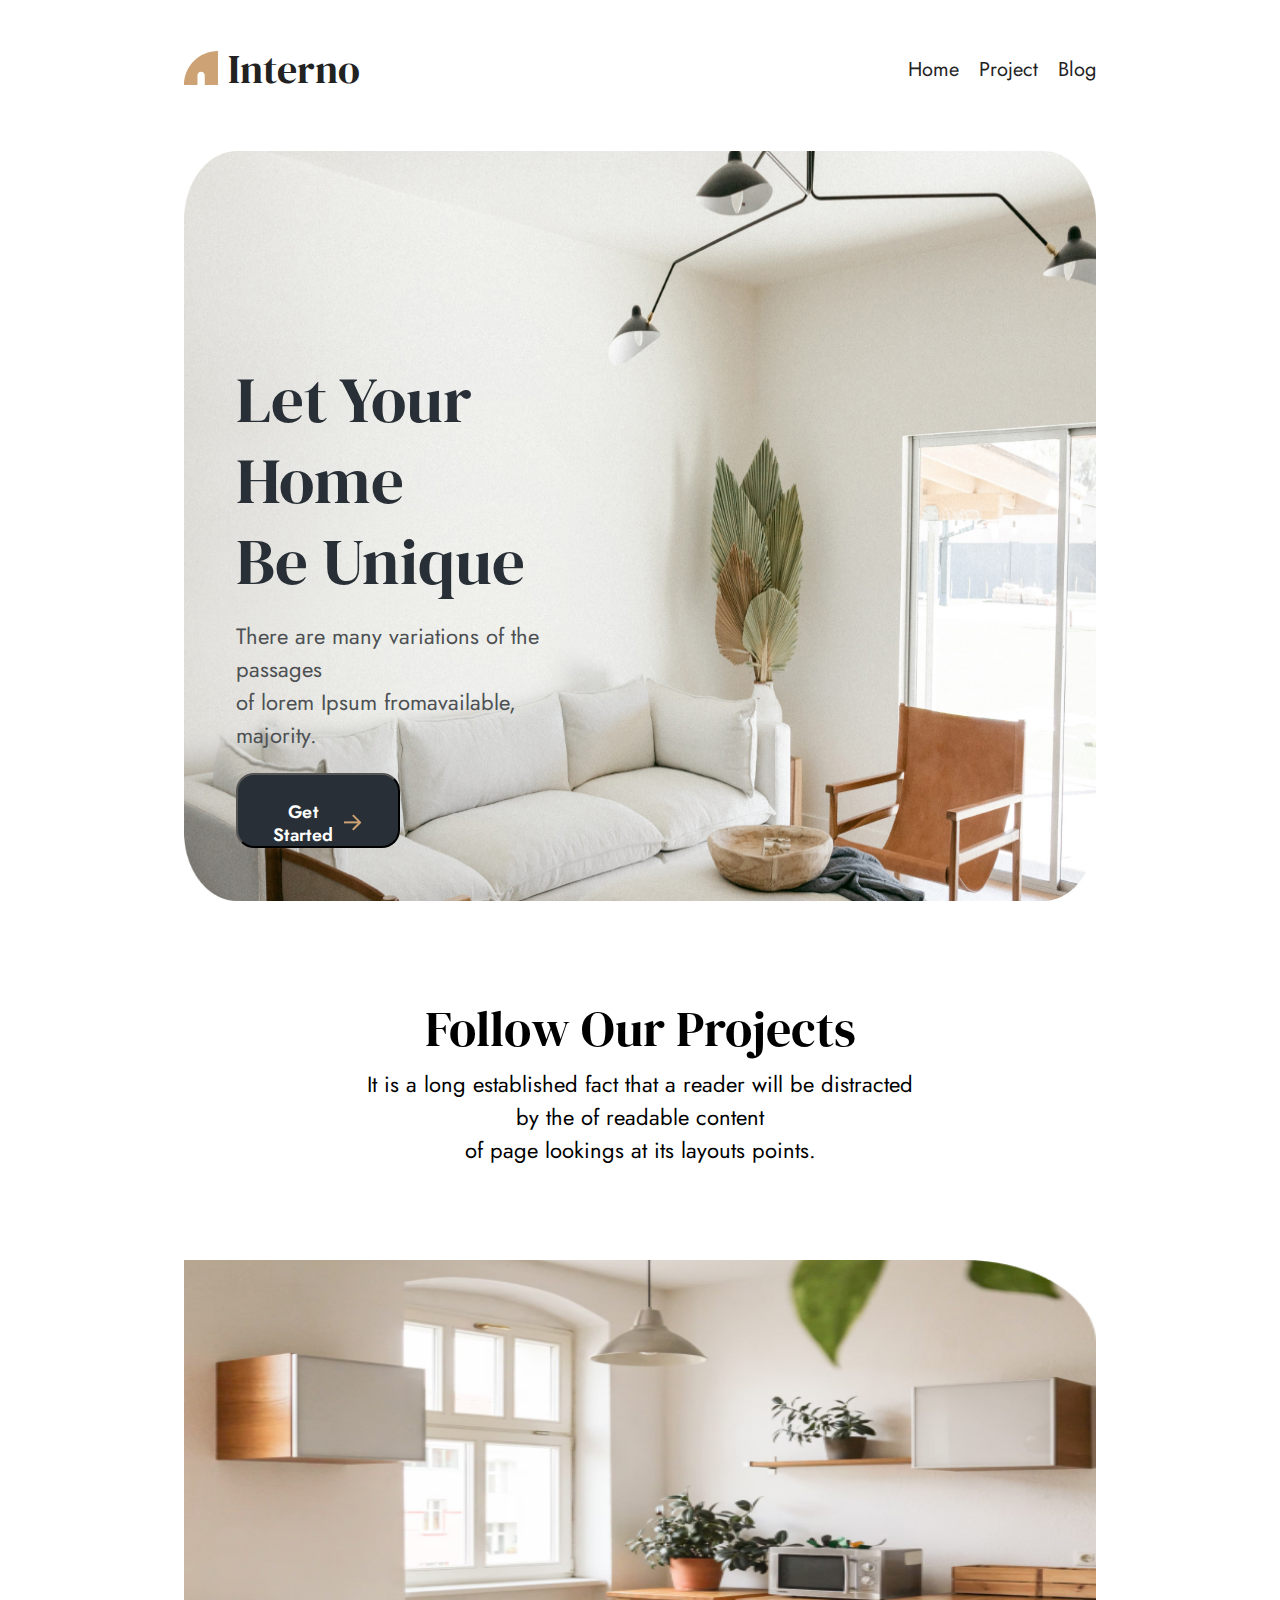
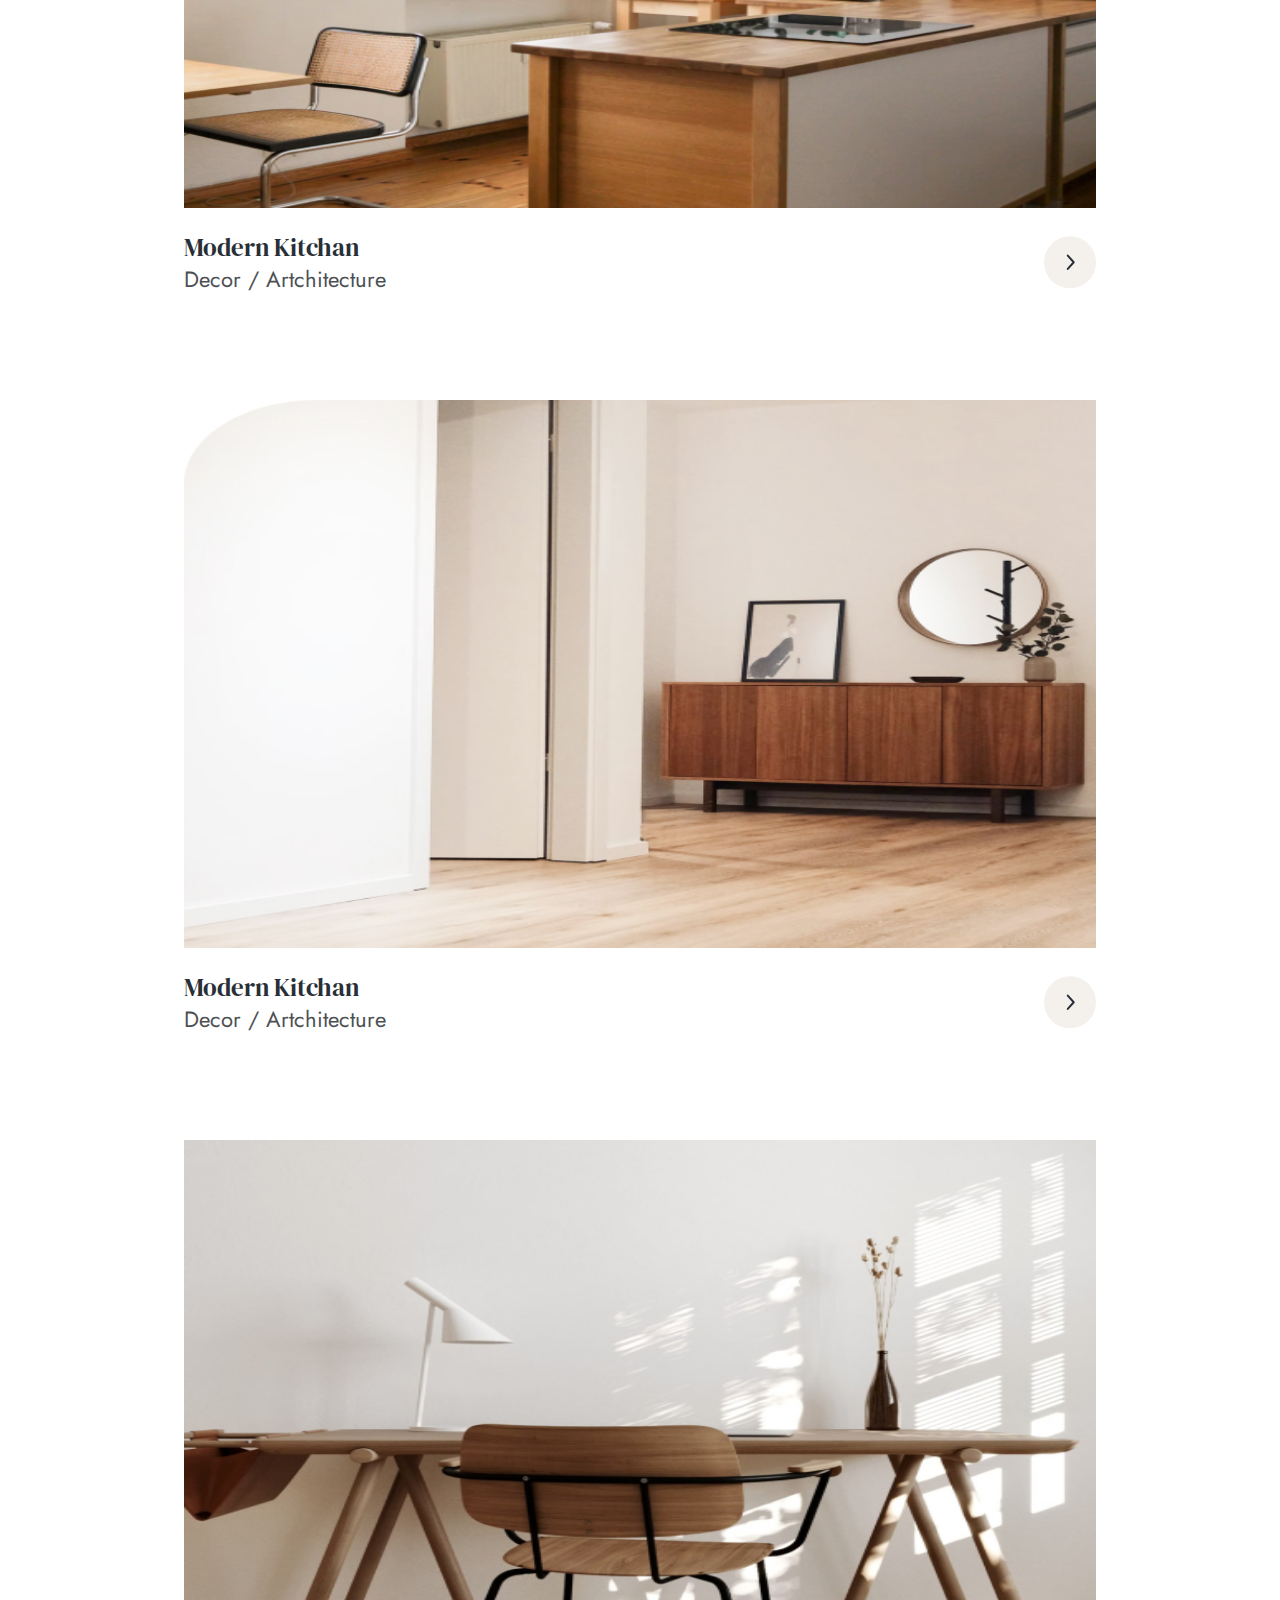
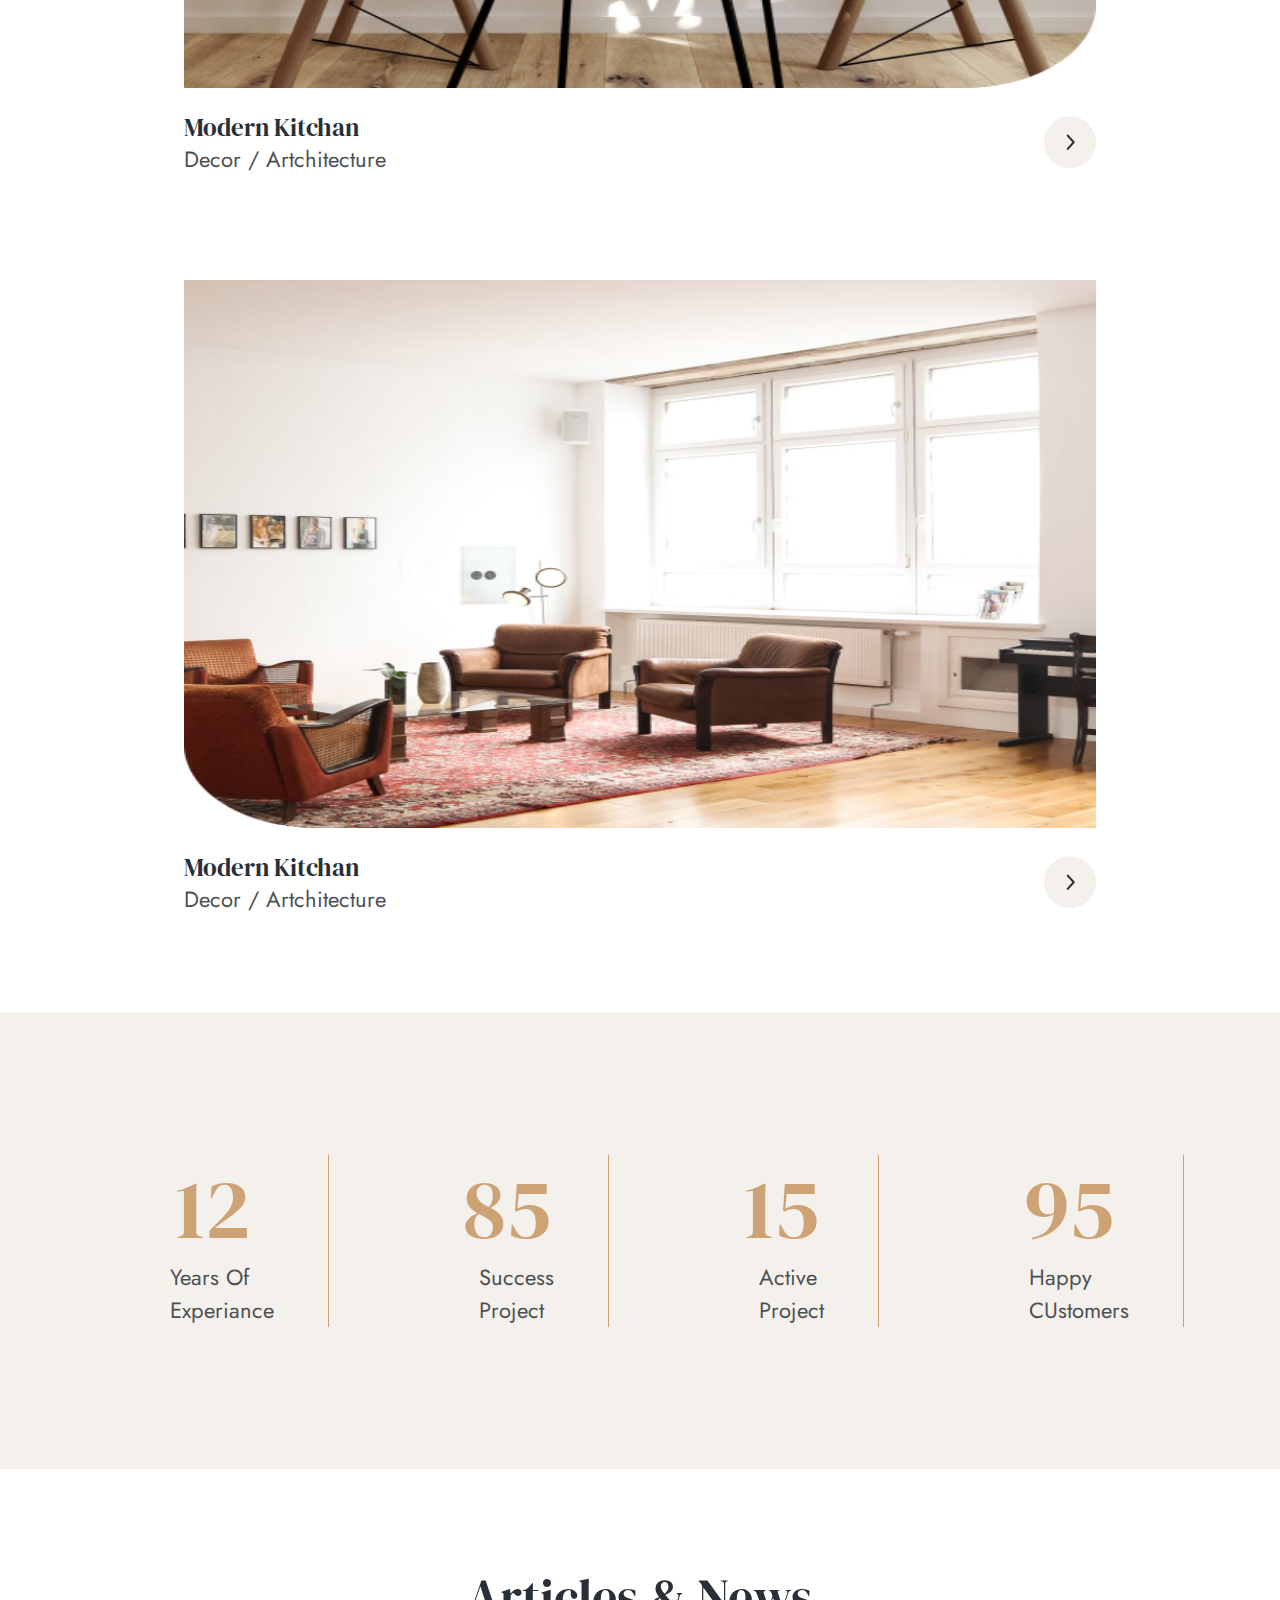
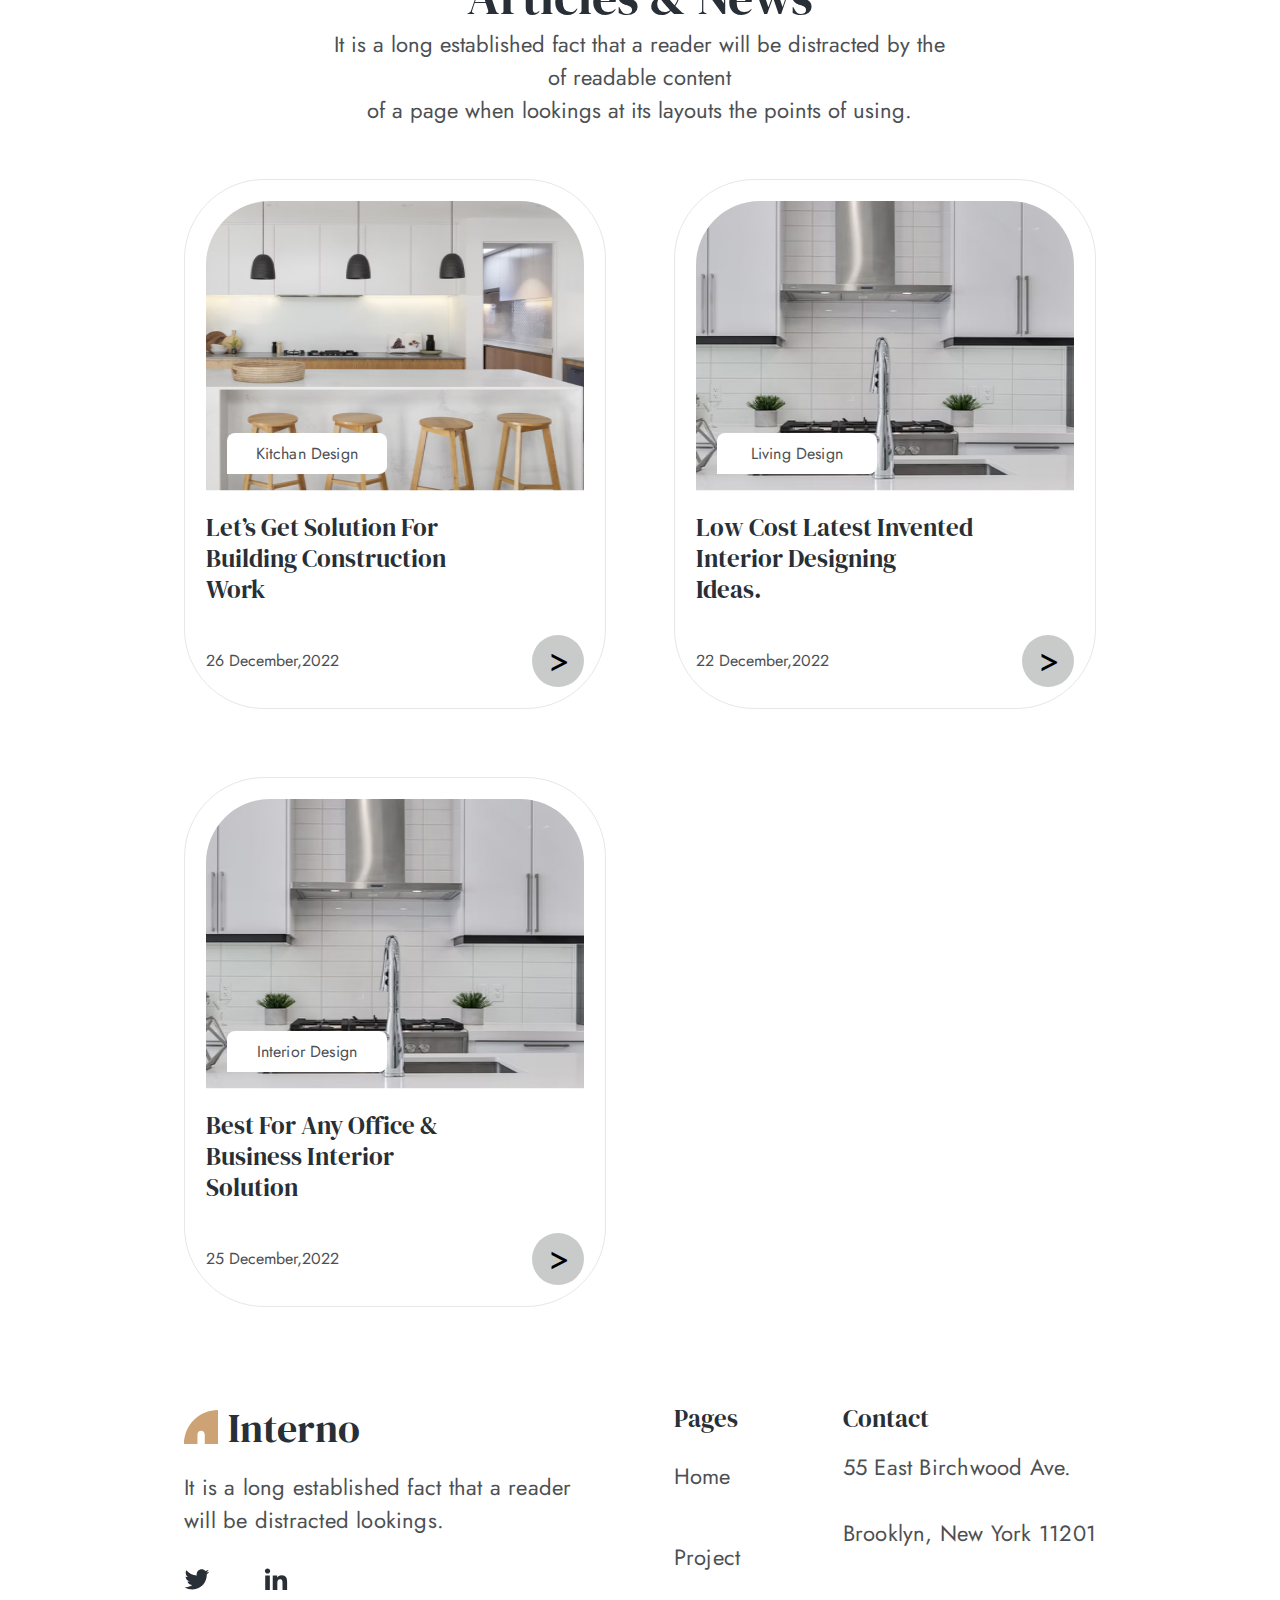
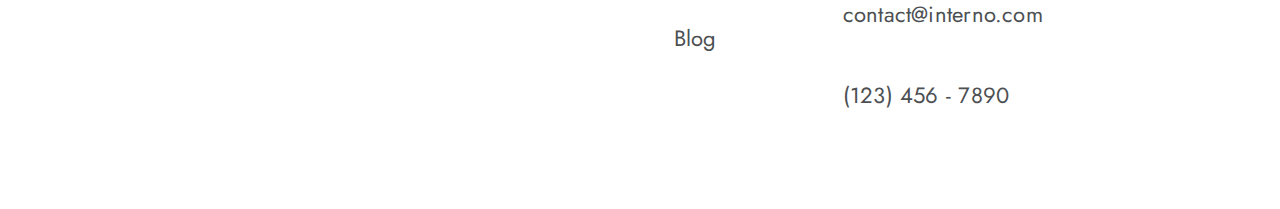
<file: DZ1/size-1str/index.html>
<!DOCTYPE html>
<html lang="en">
  <head>
    <link rel="preconnect" href="https://fonts.googleapis.com" />
    <link rel="preconnect" href="https://fonts.gstatic.com" crossorigin />
    <link
      href="https://fonts.googleapis.com/css2?family=DM+Serif+Display&family=Jost:wght@400;600&family=Lato:ital,wght@0,400;0,700;0,900;1,300&family=Roboto:wght@100&display=swap"
      rel="stylesheet"
    />

    <link
      rel="stylesheet"
      href="https://cdnjs.cloudflare.com/ajax/libs/font-awesome/4.7.0/css/font-awesome.min.css"
    />

    <link rel="preconnect" href="https://fonts.googleapis.com" />
    <link rel="preconnect" href="https://fonts.gstatic.com" crossorigin />
    <link
      href="https://fonts.googleapis.com/css2?family=DM+Serif+Display&family=Lato:ital,wght@0,400;0,700;0,900;1,300&family=Roboto:wght@100&display=swap"
      rel="stylesheet"
    />

    <link rel="preconnect" href="https://fonts.googleapis.com" />
    <link rel="preconnect" href="https://fonts.gstatic.com" crossorigin />
    <link
      href="https://fonts.googleapis.com/css2?family=DM+Serif+Display&family=Jost&family=Lato:ital,wght@0,400;0,700;0,900;1,300&family=Roboto:wght@100&display=swap"
      rel="stylesheet"
    />

    <meta charset="UTF-8" />

    <meta http-equiv="X-UA-Compatible" content="IE=edge" />

    <meta name="viewport" content="width=device-width, initial-scale=1.0" />

    <title>Document</title>

    <link rel="stylesheet" href="style.css" />
  </head>
  <body>
    <header class="center content header">
      <nav class="box">
        <div class="box__left">
          <a href="#" class="logo1">
            <img src="img_/logo1.svg" alt="logo11" />
          </a>
          <a href="#" class="logo2"> Interno </a>
        </div>
        <div class="box__right">
          <a href="" class="logo3"> Home </a>
          <a href="" class="logo4"> Project </a>
          <a href="" class="logo5"> Blog </a>
        </div>
      </nav>
    </header>
    <!--  -->
    <section class="center content section1">
      <div class="section1__background">
        <div class="section1__text">
          <h1 class="section1__h1">
            Let Your Home <br />
            Be Unique
          </h1>
          <h2 class="section1__h2">
            There are many variations of the passages <br />
            of lorem Ipsum fromavailable, majority.
          </h2>
          <button class="button" type="submit">
            <p class="button__box">
              <span class="button__box__text">Get Started</span>
              <span><img src="img_/Section1__button.png" alt="" /></span>
            </p>
          </button>
        </div>
        <div class="section1__block"></div>
      </div>
    </section>
    <!--  -->
    <section class="center content section2">
      <div class="top">
        <div class="center">
          <h2 class="center__heading">Follow Our Projects</h2>
          <p class="center__text">
            It is a long established fact that a reader will be distracted by
            the of readable content <br />
            of page lookings at its layouts points.
          </p>
        </div>
      </div>
      <div class="product-box">
        <figure class="product">
          <a href="#" class="product__img">
            <img
              class="product__img__img1"
              src="img_/product_img_img 1.jpg"
              alt="product"
            />
          </a>
          <figcaption class="product__content">
            <div class="product__content__box-left">
              <a href="#" class="name">Modern Kitchan</a>
              <p class="text">Decor / Artchitecture</p>
            </div>
            <a href="#" class="product__content__box-richt">
              <img src="img_/section2-box-richt.svg" alt="" />
            </a>
          </figcaption>
        </figure>
        <figure class="product">
          <a href="#" class="product__img">
            <img
              class="product__img__img1"
              src="img_/product_img_img 2.jpg"
              alt="product"
            />
          </a>
          <figcaption class="product__content">
            <div class="product__content__box-left">
              <a href="#" class="name">Modern Kitchan</a>
              <p class="text">Decor / Artchitecture</p>
            </div>
            <a href="#" class="product__content__box-richt">
              <img src="img_/section2-box-richt.svg" alt="" />
            </a>
          </figcaption>
        </figure>
        <figure class="product">
          <a href="#" class="product__img">
            <img
              class="product__img__img1"
              src="img_/product_img_img 3.jpg"
              alt="product"
            />
          </a>
          <figcaption class="product__content">
            <div class="product__content__box-left">
              <a href="#" class="name">Modern Kitchan</a>
              <p class="text">Decor / Artchitecture</p>
            </div>
            <a href="#" class="product__content__box-richt">
              <img src="img_/section2-box-richt.svg" alt="" />
            </a>
          </figcaption>
        </figure>
        <figure class="product">
          <a href="#" class="product__img">
            <img
              class="product__img__img1"
              src="img_/product_img_img 4.jpg"
              alt="product"
            />
          </a>
          <figcaption class="product__content">
            <div class="product__content__box-left">
              <a href="#" class="name">Modern Kitchan</a>
              <p class="text">Decor / Artchitecture</p>
            </div>
            <a href="#" class="product__content__box-richt">
              <img src="img_/section2-box-richt.svg" alt="" />
            </a>
          </figcaption>
        </figure>
      </div>
    </section>
    <!--  -->
    <section class="section3">
      <div class="content">
        <div class="block1">
          <h1 class="block1__number">12</h1>
          <p class="block1__text">Years Of Experiance</p>
        </div>
        <div class="block1">
          <h1 class="block1__number">85</h1>
          <p class="block1__text">Success Project</p>
        </div>
        <div class="block1">
          <h1 class="block1__number">15</h1>
          <p class="block1__text">Active Project</p>
        </div>
        <div class="block1">
          <h1 class="block1__number">95</h1>
          <p class="block1__text">Happy CUstomers</p>
        </div>
      </div>
    </section>
    <!--  -->
    <section class="center content section4">
      <div class="top">
        <div class="center">
          <h2 class="center__heading">Articles & News</h2>
          <p class="center__text">
            It is a long established fact that a reader will be distracted by
            the of readable content <br />
            of a page when lookings at its layouts the points of using.
          </p>
        </div>
      </div>
      <div class="product-box">
        <figure class="product">
          <div class="positiion-absolut">
            <a href="#" class="positiion-absolut__a">Kitchan Design</a>
          </div>
          <a href="#" class="product__img">
            <img
              class="product__img__img1"
              src="img_/section4_img1.jpg"
              alt="product"
            />
          </a>
          <figcaption class="product__content">
            <a href="#" class="product__content__name"
              >Let’s Get Solution For <br />Building Construction <br />
              Work</a
            >
            <div class="product__content__box-richt">
              <p class="text">26 December,2022</p>
              <a href="#" class="img">
                <p class="img1">></p>
              </a>
            </div>
          </figcaption>
        </figure>
        <figure class="product">
          <div class="positiion-absolut">
            <a href="#" class="positiion-absolut__a">Living Design</a>
          </div>
          <a href="#" class="product__img">
            <img
              class="product__img__img1"
              src="img_/section4_img2.jpg"
              alt="product"
            />
          </a>
          <figcaption class="product__content">
            <a href="#" class="product__content__name"
              >Low Cost Latest Invented<br />
              Interior Designing<br />
              Ideas.</a
            >
            <div class="product__content__box-richt">
              <p class="text">22 December,2022</p>
              <a href="#" class="img">
                <p class="img1">></p>
              </a>
            </div>
          </figcaption>
        </figure>
        <figure class="product">
          <div class="positiion-absolut">
            <a href="#" class="positiion-absolut__a">Interior Design</a>
          </div>
          <a href="#" class="product__img">
            <img
              class="product__img__img1"
              src="img_/section4_img3.jpg"
              alt="product"
            />
          </a>
          <figcaption class="product__content">
            <a href="#" class="product__content__name"
              >Best For Any Office &<br />
              Business Interior <br />
              Solution</a
            >
            <div class="product__content__box-richt">
              <p class="text">25 December,2022</p>
              <a href="#" class="img">
                <p class="img1">></p>
              </a>
            </div>
          </figcaption>
        </figure>
      </div>
    </section>
    <!--  -->
    <footer class="center content footer">
      <nav class="footer__box">
        <div class="footer__box__left">
          <div class="elem1">
            <a href="#" class="logo1">
              <img src="img_/logo1.svg" alt="logo11" />
            </a>
            <a href="#" class="logo2"> Interno </a>
          </div>
          <p class="left-p">
            It is a long established fact that a reader<br />
            will be distracted lookings.
          </p>
          <div class="tvitter">
            <img src="img_/footer-tvitter.svg" alt="footer-tvitter" />
            <img src="img_/footer-in.svg" alt="footer-in" />
          </div>
        </div>
        <div class="footer__box__center">
          <h1 class="pages">Pages</h1>
          <div class="elements">
            <p class="element1">Home</p>
            <p class="element2">Project</p>
            <p class="element3">Blog</p>
          </div>
        </div>
        <div class="footer__box__right">
          <h1 class="contact">Contact</h1>
          <div class="elements">
            <p class="element1">
              55 East Birchwood Ave.<br />
              Brooklyn, New York 11201
            </p>
            <p class="element2">contact@interno.com</p>
            <p class="element3">(123) 456 - 7890</p>
          </div>
        </div>
      </nav>
    </footer>
  </body>
</html>
</file>
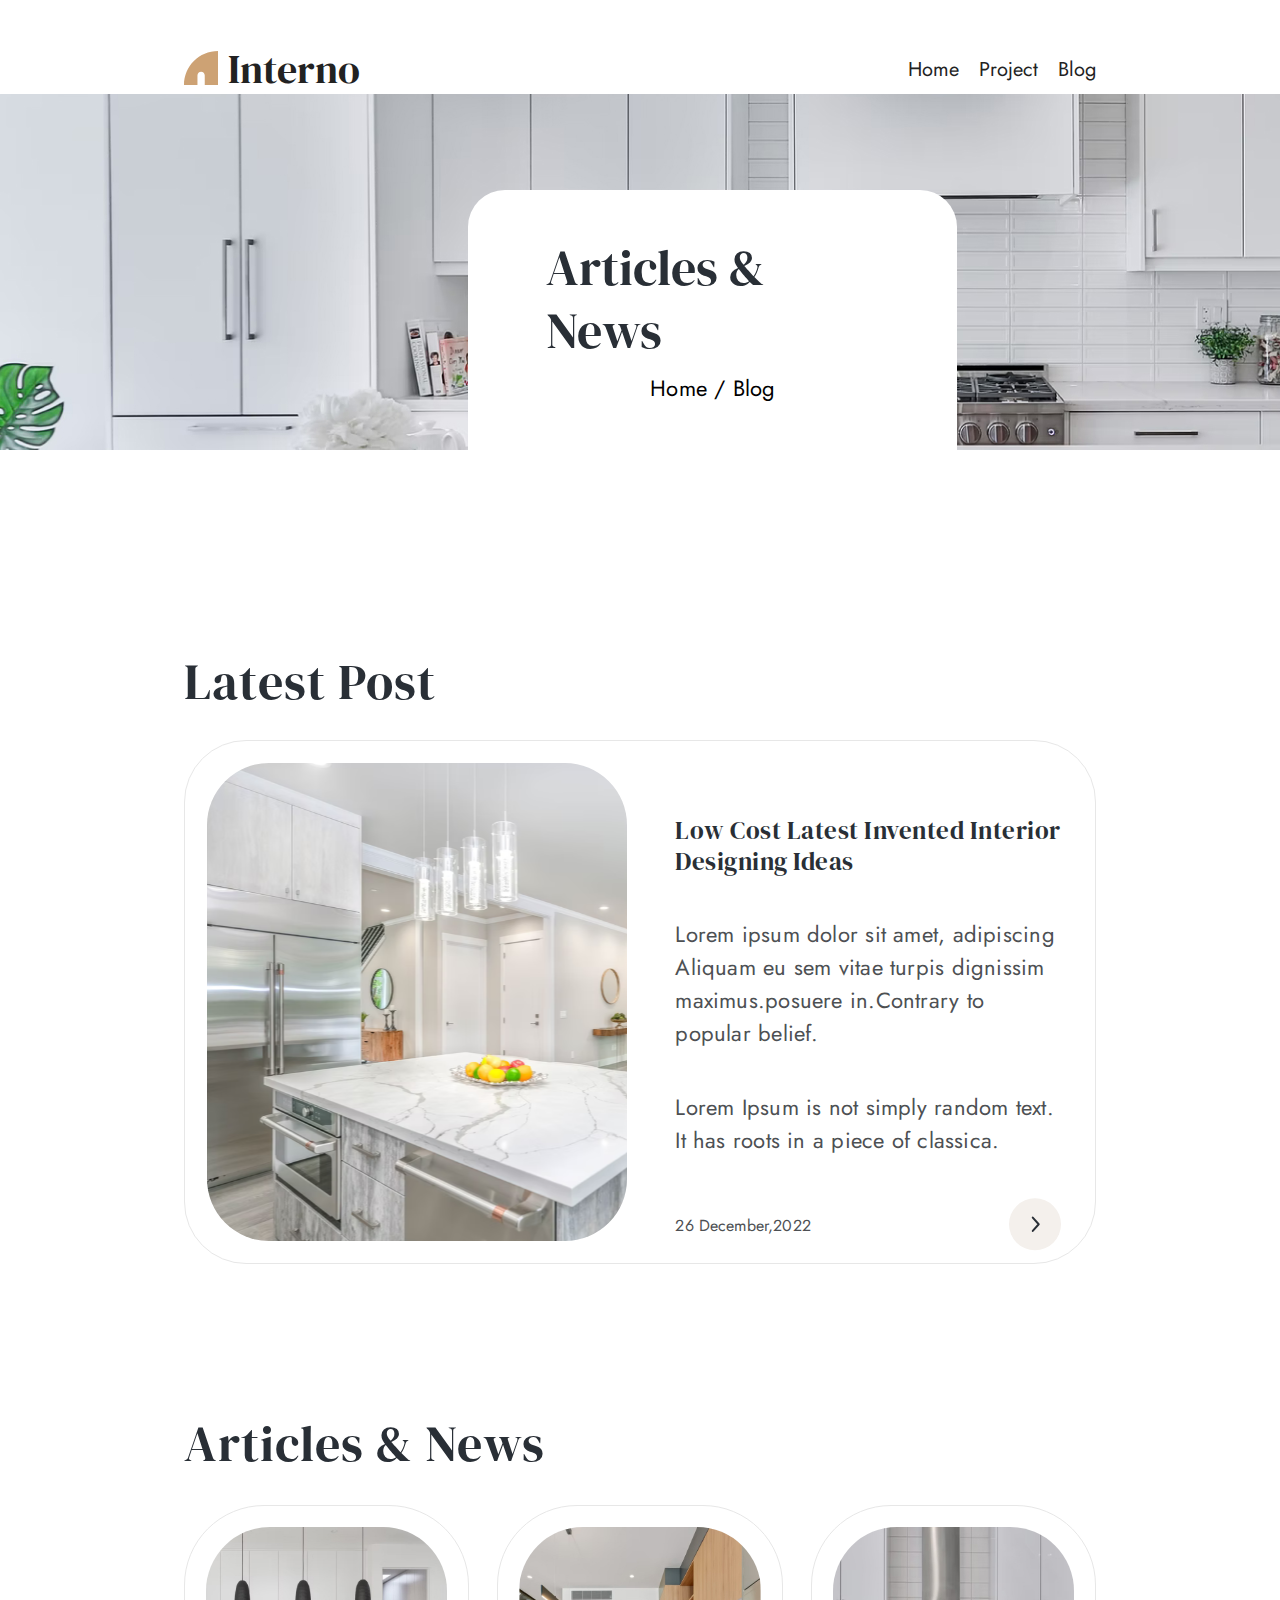
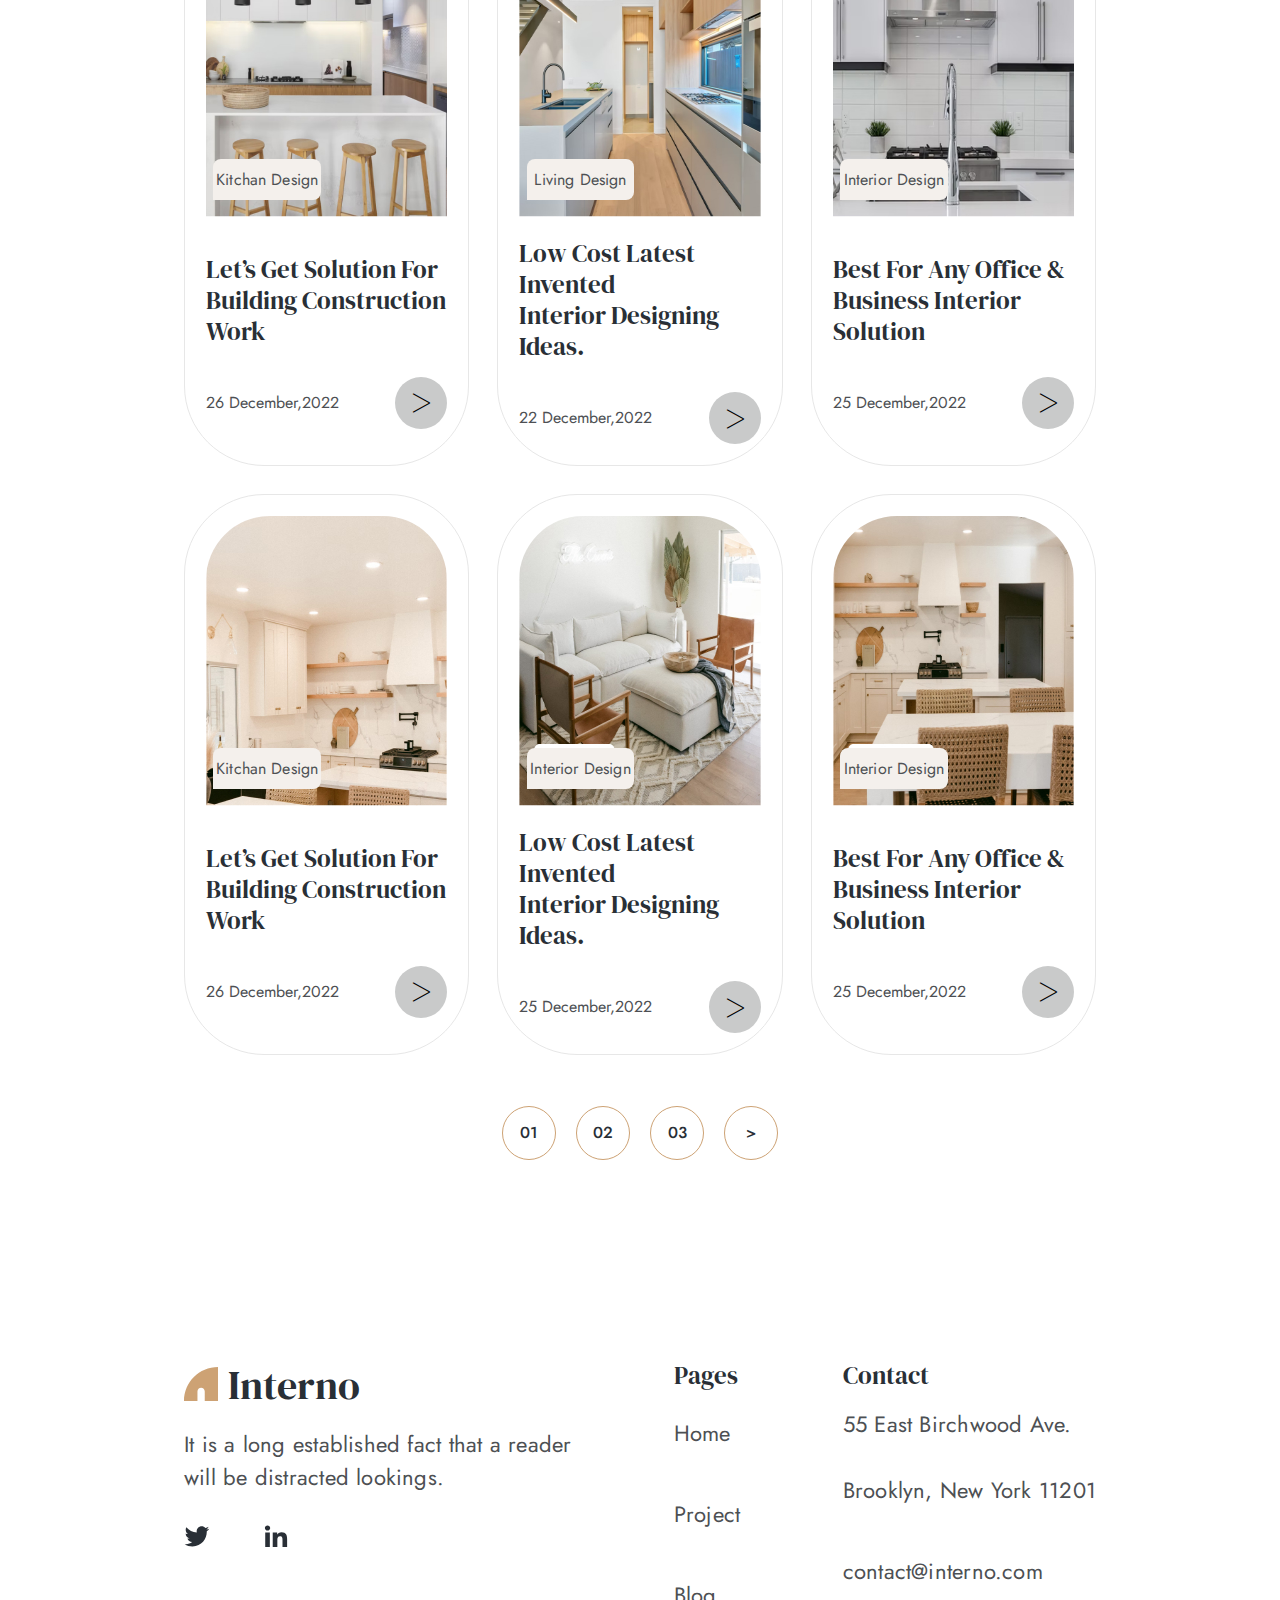
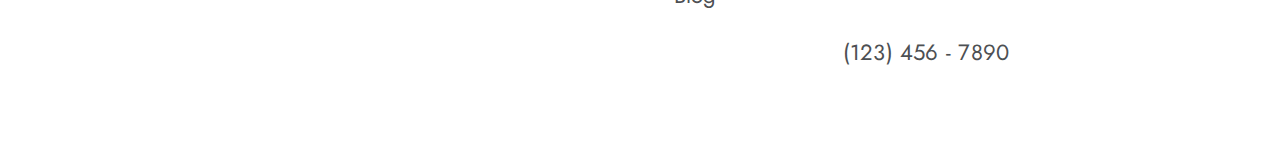
<file: DZ2_3/size_1str_2str_3str/blog.html>
<!DOCTYPE html>
<html lang="en">
  <head>
    <link rel="preconnect" href="https://fonts.googleapis.com" />
    <link rel="preconnect" href="https://fonts.gstatic.com" crossorigin />
    <link
      href="https://fonts.googleapis.com/css2?family=DM+Serif+Display&family=Jost:wght@400;600&family=Lato:ital,wght@0,400;0,700;0,900;1,300&family=Roboto:wght@100&display=swap"
      rel="stylesheet"
    />

    <link
      rel="stylesheet"
      href="https://cdnjs.cloudflare.com/ajax/libs/font-awesome/4.7.0/css/font-awesome.min.css"
    />

    <link rel="preconnect" href="https://fonts.googleapis.com" />
    <link rel="preconnect" href="https://fonts.gstatic.com" crossorigin />
    <link
      href="https://fonts.googleapis.com/css2?family=DM+Serif+Display&family=Lato:ital,wght@0,400;0,700;0,900;1,300&family=Roboto:wght@100&display=swap"
      rel="stylesheet"
    />

    <link rel="preconnect" href="https://fonts.googleapis.com" />
    <link rel="preconnect" href="https://fonts.gstatic.com" crossorigin />
    <link
      href="https://fonts.googleapis.com/css2?family=DM+Serif+Display&family=Jost&family=Lato:ital,wght@0,400;0,700;0,900;1,300&family=Roboto:wght@100&display=swap"
      rel="stylesheet"
    />

    <meta charset="UTF-8" />

    <meta http-equiv="X-UA-Compatible" content="IE=edge" />

    <meta name="viewport" content="width=device-width, initial-scale=1.0" />

    <title>Document</title>

    <link rel="stylesheet" href="style.css" />
  </head>
  <body>
    <header class="center content header">
      <nav class="box">
        <div class="box__left">
          <a href="#" class="logo1">
            <img src="img_/logo1.svg" alt="logo11" />
          </a>
          <a href="#" class="logo2"> Interno </a>
        </div>
        <div class="box__right">
          <a href="" class="logo3"> Home </a>
          <a href="" class="logo4"> Project </a>
          <a href="" class="logo5"> Blog </a>
        </div>
      </nav>
    </header>
    <!--  -->
    <section class="section5">
      <div class="content">
        <h1 class="content__h1">Articles & News</h1>
        <p class="content__p">Home / Blog</p>
      </div>
    </section>
    <!--  -->
    <section class="center content section6">
      <h1 class="section6__h1">
        Latest Post
      </h1>
      <div class="section6__div1">
        <a href="#" class="img">
        </a>
        <div class="text">
          <h2 class="text__h2">
            Low Cost Latest Invented Interior Designing Ideas
          </h2>
          <p class="text__p1">
            Lorem ipsum dolor sit amet, adipiscing Aliquam eu sem vitae turpis dignissim maximus.posuere in.Contrary to popular belief.
          </p>
          <p class="text__p2">
            Lorem Ipsum is not simply random text. It has roots in a piece of classica.
          </p>
          <div class="section6__div2">            
            <p class="text-left">26 December,2022 </p>           
            <a href="#" class="img-richt">
              <img src="img_/section2-box-richt.svg" alt="" />
            </a>
          </div>
        </div>
      </div>
    </section>
    <!--  -->
    <section class="center content section7">
      <div class="top">
          <h2 class="top__h2">Articles & News</h2>
      </div>
      <div class="product-box">
        <figure class="product">
          <div class="positiion-absolut">
            <a href="#" class="positiion-absolut__a">Kitchan Design</a>
          </div>
          <a href="#" class="product__img">
            <img
              class="product__img__img1"
              src="img_/section4_img1.jpg"
              alt="product"
            />
          </a>
          <figcaption class="product__content">
            <pbr href="#" class="product__content__name"
              >Let’s Get Solution For</br>Building Construction</br>Work</pre
            >
            <div class="product__content__box-richt">
              <p class="text">26 December,2022</p>
              <a href="#" class="img">
                <p class="img1">></p>
              </a>
            </div>
          </figcaption>
        </figure>
        <figure class="product">
          <div class="positiion-absolut">
            <a href="#" class="positiion-absolut__a">Living Design</a>
          </div>
          <a href="#" class="product__img">
            <img
              class="product__img__img1"
              src="img_/section4_img2.jpg"
              alt="product"
            />
          </a>
          <figcaption class="product__content">
            <pbr href="#" class="product__content__name"
              >Low Cost Latest Invented</br>Interior Designing</br>Ideas.</pre
            >
            <div class="product__content__box-richt">
              <p class="text">22 December,2022</p>
              <a href="#" class="img">
                <p class="img1">></p>
              </a>
            </div>
          </figcaption>
        </figure>
        <figure class="product">
          <div class="positiion-absolut">
            <a href="#" class="positiion-absolut__a">Interior Design</a>
          </div>
          <a href="#" class="product__img">
            <img
              class="product__img__img1"
              src="img_/section4_img3.jpg"
              alt="product"
            />
          </a>
          <figcaption class="product__content">
            <pbr href="#" class="product__content__name"
              >Best For Any Office &</br>Business Interior</br>Solution</pre
            >
            <div class="product__content__box-richt">
              <p class="text">25 December,2022</p>
              <a href="#" class="img">
                <p class="img1">></p>
              </a>
            </div>
          </figcaption>
        </figure>
        <figure class="product">
          <div class="positiion-absolut">
            <a href="#" class="positiion-absolut__a">Kitchan Design</a>
          </div>
          <a href="#" class="product__img">
            <img
              class="product__img__img1"
              src="img_/section4_img4.jpg"
              alt="product"
            />
          </a>
          <figcaption class="product__content">
            <pbr href="#" class="product__content__name"
              >Let’s Get Solution For</br>Building Construction</br>Work</pre
            >
            <div class="product__content__box-richt">
              <p class="text">26 December,2022</p>
              <a href="#" class="img">
                <p class="img1">></p>
              </a>
            </div>
          </figcaption>
        </figure>
        <figure class="product">
          <div class="positiion-absolut">
            <a href="#" class="positiion-absolut__a">Interior Design</a>
          </div>
          <a href="#" class="product__img">
            <img
              class="product__img__img1"
              src="img_/section4_img5.jpg"
              alt="product"
            />
          </a>
          <figcaption class="product__content">
            <pbr href="#" class="product__content__name"
              >Low Cost Latest Invented</br>Interior Designing</br>Ideas.</pre
            >
            <div class="product__content__box-richt">
              <p class="text">25 December,2022</p>
              <a href="#" class="img">
                <p class="img1">></p>
              </a>
            </div>
          </figcaption>
        </figure>
        <figure class="product">
          <div class="positiion-absolut">
            <a href="#" class="positiion-absolut__a">Interior Design</a>
          </div>
          <a href="#" class="product__img">
            <img
              class="product__img__img1"
              src="img_/section4_img6.jpg"
              alt="product"
            />
          </a>
          <figcaption class="product__content">
            <pbr href="#" class="product__content__name"
              >Best For Any Office &</br>Business Interior</br>Solution</pre
            >
            <div class="product__content__box-richt">
              <p class="text">25 December,2022</p>
              <a href="#" class="img">
                <p class="img1">></p>
              </a>
            </div>
          </figcaption>
        </figure>
      </div> 
      <div class="content">        
        <a href="#" class="img">
          <p class="img1">01</p>
        </a>
        <a href="#" class="img">
          <p class="img1">02</p>
        </a>
        <a href="#" class="img">
          <p class="img1">03</p>
        </a>
        <a href="#" class="img">
          <p class="img1">></p>
        </a>       
      </div> 
    </section>

    <!--  -->
    <footer class="center content footer">
      <nav class="footer__box">
        <div class="footer__box__left">
          <div class="elem1">
            <a href="#" class="logo1">
              <img src="img_/logo1.svg" alt="logo11" />
            </a>
            <a href="#" class="logo2"> Interno </a>
          </div>
          <p class="left-p">
            It is a long established fact that a reader<br />
            will be distracted lookings.
          </p>
          <div class="tvitter">
            <img src="img_/footer-tvitter.svg" alt="footer-tvitter" />
            <img src="img_/footer-in.svg" alt="footer-in" />
          </div>
        </div>
        <div class="footer__box__center">
          <h1 class="pages">Pages</h1>
          <div class="elements">
            <p class="element1">Home</p>
            <p class="element2">Project</p>
            <p class="element3">Blog</p>
          </div>
        </div>
        <div class="footer__box__right">
          <h1 class="contact">Contact</h1>
          <div class="elements">
            <p class="element1">
              55 East Birchwood Ave.<br />
              Brooklyn, New York 11201
            </p>
            <p class="element2">contact@interno.com</p>
            <p class="element3">(123) 456 - 7890</p>
          </div>
        </div>
      </nav>
    </footer>
  </body>
</html>
</file>
<file: DZ1/size-1str/style.css>
* {
  margin: 0;
  padding: 0;
}

body {
  background: rgb(255, 255, 255);
  font-family: "Lato", sans-serif;
}

a {
  text-decoration: none;
}

center {
  padding-left: calc(50% - 570px);
  /*(1140)/2=570  1600/2=800*/
  padding-right: calc(50% - 570px);
}

.content {
  padding: 0px 14.375% 0px 14.375%;
}

summary {
  display: block;
}

summary::webkit-details-marcer {
  display: none;
}

.header {
  margin-top: 44px;
  height: 50px;
  background: rgb(255, 255, 255);
  display: flex;
  align-items: center;
  justify-content: space-between;
}
.header .box {
  display: flex;
  flex-direction: row;
  justify-content: space-between;
  align-items: center;
  width: 100%;
}
.header .box__left {
  display: flex;
  align-items: center;
  gap: 10px;
}
.header .box__left .logo2 {
  font-family: DM Serif Display;
  font-size: 40px;
  font-weight: 400;
  line-height: 50px;
  color: #222222;
}
.header .box__right {
  display: flex;
  align-items: center;
  justify-content: space-between;
  gap: 20px;
}
.header .box__right .logo3,
.header .box__right .logo4,
.header .box__right .logo5 {
  font-family: Jost;
  font-size: 20px;
  font-weight: 400;
  line-height: 25px;
  color: #222222;
}

.section1__text {
  padding-left: 52px;
  padding-top: 208px;
  width: 36%;
}
.section1__background {
  margin-top: 57px;
  min-height: 750px;
  width: 100%;
  background-image: url("img_/section1.jpg");
  background-repeat: no-repeat;
  background-size: 100% 750px;
}
.section1__h1 {
  font-family: DM Serif Display;
  font-size: 65px;
  font-weight: 400;
  line-height: 81px;
  color: rgb(41, 47, 54);
}
.section1__h2 {
  padding-top: 18px;
  padding-bottom: 21px;
  font-family: Jost;
  font-size: 22px;
  font-weight: 400;
  line-height: 33px;
  color: rgb(77, 80, 83);
}
.section1 .button {
  height: 75px;
  width: 50%;
  border-radius: 18px;
  gap: 10px;
  background: rgb(41, 47, 54);
}
.section1 .button__box {
  padding: 26px 49px 26px 48px;
  display: flex;
  gap: 10px;
  align-items: center;
  justify-content: center;
}
.section1 .button__box__text {
  font-family: Jost;
  font-size: 18px;
  font-weight: 600;
  line-height: 23px;
  letter-spacing: 0.02em;
  color: rgb(255, 255, 255);
}

.section2 {
  background: rgb(255, 255, 255);
  padding-top: 96px;
  padding-bottom: 96px;
}
.section2 .top {
  padding-bottom: 93px;
  text-align: center;
  display: flex;
  justify-content: center;
}
.section2 .top .center {
  max-width: 61%;
  display: flex;
  flex-direction: column;
  gap: 8px;
}
.section2 .top .center__heading {
  font-family: DM Serif Display;
  font-size: 50px;
  font-weight: 400;
  line-height: 63px;
}
.section2 .top .center__text {
  font-family: Jost;
  font-size: 22px;
  font-weight: 400;
  line-height: 33px;
}
.section2 .product-box {
  display: grid;
  grid-template-columns: repeat(auto-fit, minmax(45%, 1fr));
  gap: 104px;
}
.section2 .product {
  display: flex;
  flex-wrap: wrap;
}
.section2 .product__img {
  width: 100%;
  height: 548px;
}
.section2 .product__img__img1 {
  height: 548px;
  width: 100%;
}
.section2 .product__content {
  padding-top: 24px;
  width: 100%;
  box-sizing: border-box;
  display: flex;
  flex-direction: row;
  justify-content: space-between;
  align-items: center;
}
.section2 .product__content .name {
  font-family: DM Serif Display;
  font-size: 25px;
  font-weight: 400;
  line-height: 31px;
  color: rgb(41, 47, 54);
}
.section2 .product__content .text {
  font-family: Jost;
  font-size: 22px;
  font-weight: 400;
  line-height: 33px;
  color: rgb(77, 80, 83);
}

.section3 {
  height: 457px;
  background: rgb(244, 240, 236);
  display: flex;
  justify-content: space-evenly;
  align-items: stretch;
  flex-direction: column-reverse;
}
.section3 .content {
  display: flex;
  flex-direction: row;
  justify-content: center;
  align-items: center;
  gap: 76px;
}
.section3 .content .block1 {
  display: flex;
  justify-content: center;
  align-items: center;
  flex-wrap: wrap;
  flex-direction: column;
  border-right: 1px solid rgb(205, 162, 116);
}
.section3 .content .block1__number {
  font-family: DM Serif Display;
  font-size: 85px;
  font-weight: 400;
  line-height: 106px;
  color: rgb(205, 162, 116);
}
.section3 .content .block1__text {
  font-family: Jost;
  font-size: 22px;
  font-weight: 400;
  line-height: 33px;
  color: rgb(77, 80, 83);
  padding-right: 54px;
  padding-left: 74px;
}

.section4 {
  background: rgb(255, 255, 255);
  padding-top: 96px;
  padding-bottom: 96px;
}
.section4 .top {
  padding-bottom: 52px;
  text-align: center;
  display: flex;
  justify-content: center;
}
.section4 .top .center {
  max-width: 67.2%;
  display: flex;
  flex-direction: column;
}
.section4 .top .center__heading {
  font-family: DM Serif Display;
  font-size: 50px;
  font-weight: 400;
  line-height: 63px;
  color: rgb(41, 47, 54);
}
.section4 .top .center__text {
  font-family: Jost;
  font-size: 22px;
  font-weight: 400;
  line-height: 33px;
  color: rgb(77, 80, 83);
}
.section4 .product-box {
  display: grid;
  grid-template-columns: repeat(auto-fit, minmax(30%, 1fr));
  gap: 68px;
}
.section4 .product-box .positiion-absolut {
  position: absolute;
  z-index: 1;
  top: 253px;
  left: 10%;
  height: 41px;
  width: 38%;
  border-radius: 8px 8px 8px 0px;
  background-color: rgb(255, 255, 255);
  align-items: center;
  display: flex;
  justify-content: center;
}
.section4 .product-box .positiion-absolut__a {
  font-family: Jost;
  font-size: 16px;
  font-weight: 400;
  line-height: 24px;
  letter-spacing: 0.01em;
  color: rgb(77, 80, 83);
}
.section4 .product-box .product {
  position: relative;
  display: flex;
  flex-wrap: wrap;
  padding: 21px;
  border-radius: 80px;
  border: 1px solid rgb(231, 231, 231);
}
.section4 .product-box .product__img {
  width: 100%;
  height: 290px;
}
.section4 .product-box .product__img__img1 {
  height: 290px;
  width: 100%;
  border-top-left-radius: 64px;
  border-top-right-radius: 64px;
}
.section4 .product-box .product__content {
  padding-top: 21px;
  width: 100%;
  box-sizing: border-box;
  display: flex;
  flex-direction: column;
}
.section4 .product-box .product__content__name {
  font-family: DM Serif Display;
  font-size: 25px;
  font-weight: 400;
  line-height: 31px;
  color: rgb(41, 47, 54);
}
.section4 .product-box .product__content__box-richt {
  padding-top: 30px;
  display: flex;
  flex-direction: row;
  justify-content: space-between;
  align-items: center;
}
.section4 .product-box .product__content__box-richt .text {
  font-family: Jost;
  font-size: 16px;
  font-weight: 400;
  line-height: 24px;
  color: rgb(77, 80, 83);
}
.section4 .product-box .product__content__box-richt .img {
  width: 52px;
  height: 52px;
  border-radius: 64px;
  background: rgb(201, 202, 202);
  display: flex;
  align-items: center;
  justify-content: center;
}
.section4 .product-box .product__content__box-richt .img .img1 {
  font-size: 40px;
  color: black;
}
.section4 .product-box .product:hover {
  border: 1px solid rgb(231, 231, 231);
  background-color: rgb(231, 231, 231);
}
.section4 .product-box .product:hover .img {
  background: rgb(255, 255, 255);
}

.footer {
  height: 406px;
}
.footer__box {
  display: flex;
  justify-content: space-between;
}
.footer__box__left .elem1 {
  display: flex;
  flex-direction: row;
  align-items: center;
  gap: 10px;
}
.footer__box__left .elem1 .logo2 {
  font-family: DM Serif Display;
  font-size: 40px;
  font-weight: 400;
  line-height: 50px;
  color: rgb(41, 47, 54);
}
.footer__box__left .left-p {
  padding-top: 18px;
  font-family: Jost;
  font-size: 22px;
  font-weight: 400;
  line-height: 33px;
  letter-spacing: 0.01em;
  color: rgb(77, 80, 83);
}
.footer__box__left .tvitter {
  height: 22px;
  padding-top: 31px;
  display: flex;
  flex-direction: row;
  gap: 54px;
}
.footer__box__center {
  display: flex;
  flex-direction: column;
  gap: 9px;
}
.footer__box__center .pages {
  font-family: DM Serif Display;
  font-size: 25px;
  font-weight: 400;
  line-height: 31px;
  color: rgb(41, 47, 54);
}
.footer__box__center .elements {
  display: flex;
  flex-direction: column;
  gap: 15px;
}
.footer__box__center .elements .element1,
.footer__box__center .elements .element2,
.footer__box__center .elements .element3 {
  font-family: Jost;
  font-size: 22px;
  font-weight: 400;
  line-height: 66px;
  letter-spacing: 0.01em;
  color: rgb(77, 80, 83);
}
.footer__box__right .contact {
  font-family: DM Serif Display;
  font-size: 25px;
  font-weight: 400;
  line-height: 31px;
  color: rgb(41, 47, 54);
}
.footer__box__right .elements {
  display: flex;
  flex-direction: column;
  gap: 15px;
}
.footer__box__right .elements .element1,
.footer__box__right .elements .element2,
.footer__box__right .elements .element3 {
  font-family: Jost;
  font-size: 22px;
  font-weight: 400;
  line-height: 66px;
  letter-spacing: 0.01em;
  color: rgb(77, 80, 83);
}/*# sourceMappingURL=style.css.map */
</file>
<file: DZ2_3/size_1str_2str_3str/style.css>
* {
  margin: 0;
  padding: 0;
}

body {
  background: rgb(255, 255, 255);
  font-family: "Lato", sans-serif;
}

a {
  text-decoration: none;
}

center {
  padding-left: calc(50% - 570px);
  /*(1140)/2=570  1600/2=800*/
  padding-right: calc(50% - 570px);
}

.content {
  padding: 0px 14.375% 0px 14.375%;
}

summary {
  display: block;
}

summary::webkit-details-marcer {
  display: none;
}

.header {
  margin-top: 44px;
  height: 50px;
  background: rgb(255, 255, 255);
  display: flex;
  align-items: center;
  justify-content: space-between;
}
.header .box {
  display: flex;
  flex-direction: row;
  justify-content: space-between;
  align-items: center;
  width: 100%;
}
.header .box__left {
  display: flex;
  align-items: center;
  gap: 10px;
}
.header .box__left .logo2 {
  font-family: DM Serif Display;
  font-size: 40px;
  font-weight: 400;
  line-height: 50px;
  color: #222222;
}
.header .box__right {
  display: flex;
  align-items: center;
  justify-content: space-between;
  gap: 20px;
}
.header .box__right .logo3,
.header .box__right .logo4,
.header .box__right .logo5 {
  font-family: Jost;
  font-size: 20px;
  font-weight: 400;
  line-height: 25px;
  color: #222222;
}

.footer {
  height: 406px;
}
.footer__box {
  display: flex;
  justify-content: space-between;
}
.footer__box__left .elem1 {
  display: flex;
  flex-direction: row;
  align-items: center;
  gap: 10px;
}
.footer__box__left .elem1 .logo2 {
  font-family: DM Serif Display;
  font-size: 40px;
  font-weight: 400;
  line-height: 50px;
  color: rgb(41, 47, 54);
}
.footer__box__left .left-p {
  padding-top: 18px;
  font-family: Jost;
  font-size: 22px;
  font-weight: 400;
  line-height: 33px;
  letter-spacing: 0.01em;
  color: rgb(77, 80, 83);
}
.footer__box__left .tvitter {
  height: 22px;
  padding-top: 31px;
  display: flex;
  flex-direction: row;
  gap: 54px;
}
.footer__box__center {
  display: flex;
  flex-direction: column;
  gap: 9px;
}
.footer__box__center .pages {
  font-family: DM Serif Display;
  font-size: 25px;
  font-weight: 400;
  line-height: 31px;
  color: rgb(41, 47, 54);
}
.footer__box__center .elements {
  display: flex;
  flex-direction: column;
  gap: 15px;
}
.footer__box__center .elements .element1,
.footer__box__center .elements .element2,
.footer__box__center .elements .element3 {
  font-family: Jost;
  font-size: 22px;
  font-weight: 400;
  line-height: 66px;
  letter-spacing: 0.01em;
  color: rgb(77, 80, 83);
}
.footer__box__right .contact {
  font-family: DM Serif Display;
  font-size: 25px;
  font-weight: 400;
  line-height: 31px;
  color: rgb(41, 47, 54);
}
.footer__box__right .elements {
  display: flex;
  flex-direction: column;
  gap: 15px;
}
.footer__box__right .elements .element1,
.footer__box__right .elements .element2,
.footer__box__right .elements .element3 {
  font-family: Jost;
  font-size: 22px;
  font-weight: 400;
  line-height: 66px;
  letter-spacing: 0.01em;
  color: rgb(77, 80, 83);
}

.section1__text {
  padding-left: 52px;
  padding-top: 208px;
  width: 36%;
}
.section1__background {
  margin-top: 57px;
  min-height: 750px;
  width: 100%;
  background-image: url("img_/section1.jpg");
  background-repeat: no-repeat;
  background-size: 100% 750px;
}
.section1__h1 {
  font-family: DM Serif Display;
  font-size: 65px;
  font-weight: 400;
  line-height: 81px;
  color: rgb(41, 47, 54);
}
.section1__h2 {
  padding-top: 18px;
  padding-bottom: 21px;
  font-family: Jost;
  font-size: 22px;
  font-weight: 400;
  line-height: 33px;
  color: rgb(77, 80, 83);
}
.section1 .button {
  height: 75px;
  width: 50%;
  border-radius: 18px;
  gap: 10px;
  background: rgb(41, 47, 54);
}
.section1 .button__box {
  padding: 26px 49px 26px 48px;
  display: flex;
  gap: 10px;
  align-items: center;
  justify-content: center;
}
.section1 .button__box__text {
  font-family: Jost;
  font-size: 18px;
  font-weight: 600;
  line-height: 23px;
  letter-spacing: 0.02em;
  color: rgb(255, 255, 255);
}

.section2 {
  background: rgb(255, 255, 255);
  padding-top: 96px;
  padding-bottom: 96px;
}
.section2 .top {
  padding-bottom: 93px;
  text-align: center;
  display: flex;
  justify-content: center;
}
.section2 .top .center {
  max-width: 61%;
  display: flex;
  flex-direction: column;
  gap: 8px;
}
.section2 .top .center__heading {
  font-family: DM Serif Display;
  font-size: 50px;
  font-weight: 400;
  line-height: 63px;
}
.section2 .top .center__text {
  font-family: Jost;
  font-size: 22px;
  font-weight: 400;
  line-height: 33px;
}
.section2 .product-box {
  display: grid;
  grid-template-columns: repeat(auto-fit, minmax(45%, 1fr));
  gap: 104px;
}
.section2 .product {
  display: flex;
  flex-wrap: wrap;
}
.section2 .product__img {
  width: 100%;
  height: 548px;
}
.section2 .product__img__img1 {
  height: 548px;
  width: 100%;
}
.section2 .product__content {
  padding-top: 24px;
  width: 100%;
  box-sizing: border-box;
  display: flex;
  flex-direction: row;
  justify-content: space-between;
  align-items: center;
}
.section2 .product__content .name {
  font-family: DM Serif Display;
  font-size: 25px;
  font-weight: 400;
  line-height: 31px;
  color: rgb(41, 47, 54);
}
.section2 .product__content .text {
  font-family: Jost;
  font-size: 22px;
  font-weight: 400;
  line-height: 33px;
  color: rgb(77, 80, 83);
}

.section3 {
  height: 457px;
  background: rgb(244, 240, 236);
  display: flex;
  justify-content: space-evenly;
  align-items: stretch;
  flex-direction: column-reverse;
}
.section3 .content {
  display: flex;
  flex-direction: row;
  justify-content: center;
  align-items: center;
  gap: 76px;
}
.section3 .content .block1 {
  display: flex;
  justify-content: center;
  align-items: center;
  flex-wrap: wrap;
  flex-direction: column;
  border-right: 1px solid rgb(205, 162, 116);
}
.section3 .content .block1__number {
  font-family: DM Serif Display;
  font-size: 85px;
  font-weight: 400;
  line-height: 106px;
  color: rgb(205, 162, 116);
}
.section3 .content .block1__text {
  font-family: Jost;
  font-size: 22px;
  font-weight: 400;
  line-height: 33px;
  color: rgb(77, 80, 83);
  padding-right: 54px;
  padding-left: 74px;
}

.section4 {
  background: rgb(255, 255, 255);
  padding-top: 96px;
  padding-bottom: 96px;
}
.section4 .top {
  padding-bottom: 52px;
  text-align: center;
  display: flex;
  justify-content: center;
}
.section4 .top .center {
  max-width: 67.2%;
  display: flex;
  flex-direction: column;
}
.section4 .top .center__heading {
  font-family: DM Serif Display;
  font-size: 50px;
  font-weight: 400;
  line-height: 63px;
  color: rgb(41, 47, 54);
}
.section4 .top .center__text {
  font-family: Jost;
  font-size: 22px;
  font-weight: 400;
  line-height: 33px;
  color: rgb(77, 80, 83);
}
.section4 .product-box {
  display: grid;
  grid-template-columns: repeat(auto-fit, minmax(30%, 1fr));
  gap: 68px;
}
.section4 .product-box .positiion-absolut {
  position: absolute;
  z-index: 1;
  top: 253px;
  left: 10%;
  height: 41px;
  width: 38%;
  border-radius: 8px 8px 8px 0px;
  background-color: rgb(255, 255, 255);
  align-items: center;
  display: flex;
  justify-content: center;
}
.section4 .product-box .positiion-absolut__a {
  font-family: Jost;
  font-size: 16px;
  font-weight: 400;
  line-height: 24px;
  letter-spacing: 0.01em;
  color: rgb(77, 80, 83);
}
.section4 .product-box .product {
  position: relative;
  display: flex;
  flex-wrap: wrap;
  padding: 21px;
  border-radius: 80px;
  border: 1px solid rgb(231, 231, 231);
}
.section4 .product-box .product__img {
  width: 100%;
  height: 290px;
}
.section4 .product-box .product__img__img1 {
  height: 290px;
  width: 100%;
  border-top-left-radius: 64px;
  border-top-right-radius: 64px;
}
.section4 .product-box .product__content {
  padding-top: 21px;
  width: 100%;
  box-sizing: border-box;
  display: flex;
  flex-direction: column;
}
.section4 .product-box .product__content__name {
  font-family: DM Serif Display;
  font-size: 25px;
  font-weight: 400;
  line-height: 31px;
  color: rgb(41, 47, 54);
}
.section4 .product-box .product__content__box-richt {
  padding-top: 30px;
  display: flex;
  flex-direction: row;
  justify-content: space-between;
  align-items: center;
}
.section4 .product-box .product__content__box-richt .text {
  font-family: Jost;
  font-size: 16px;
  font-weight: 400;
  line-height: 24px;
  color: rgb(77, 80, 83);
}
.section4 .product-box .product__content__box-richt .img {
  width: 52px;
  height: 52px;
  border-radius: 64px;
  background: rgb(255, 255, 255);
  display: flex;
  align-items: center;
  justify-content: center;
}
.section4 .product-box .product__content__box-richt .img .img1 {
  font-size: 40px;
  color: black;
}
.section4 .product-box .product:hover {
  border: 1px solid rgb(231, 231, 231);
  background: rgb(255, 255, 255);
}
.section4 .product-box .product:hover .img {
  background: rgb(255, 255, 255);
}

.section5 {
  height: 356px;
  background-image: url("img_/str2-blog-section5-background.jpg");
  padding-left: 36.6%;
  display: flex;
  align-items: end;
}
.section5 .content {
  display: flex;
  justify-content: center;
  align-items: center;
  flex-direction: column;
  gap: 10px;
  height: 178px;
  width: 41%;
  background: rgb(255, 255, 255);
  border-radius: 37px 37px 0px 0px;
  padding: 41px 78px 41px 78px;
}
.section5 .content__h1 {
  font-family: DM Serif Display;
  font-size: 50px;
  font-weight: 400;
  line-height: 63px;
  color: rgb(41, 47, 54);
}
.section5 .content__p {
  font-family: Jost;
  font-size: 22px;
  font-weight: 400;
  line-height: 33px;
  letter-spacing: 0.01em;
  -moz-columns: rgb(77, 80, 83);
       columns: rgb(77, 80, 83);
}

.section6 {
  height: 612px;
  padding-top: 200px;
  display: flex;
  flex-direction: column;
  gap: 27px;
}
.section6__h1 {
  font-family: DM Serif Display;
  font-size: 50px;
  font-weight: 400;
  line-height: 63px;
  letter-spacing: 0.02em;
  color: rgb(41, 47, 54);
}
.section6__div1 {
  height: 522px;
  padding: 22px;
  border-radius: 62px;
  border: 1px solid rgb(231, 231, 231);
  display: flex;
  flex-direction: row;
  justify-content: space-between;
  gap: 5.6%;
}
.section6__div1 .img {
  width: 49%;
  height: 478px;
  background-image: url(img_/str2-blog-section6-div-img.svg);
  background-repeat: no-repeat;
  background-size: cover;
  border-radius: 62px;
}
.section6__div1 .text {
  padding-top: 51.5px;
  padding-bottom: 51.5px;
  padding-right: 12px;
  width: 45%;
  height: 375px;
  gap: 41px;
  display: flex;
  flex-direction: column;
}
.section6__div1 .text__h2 {
  font-family: DM Serif Display;
  font-size: 25px;
  font-weight: 400;
  line-height: 31px;
  letter-spacing: 0.02em;
  color: rgb(41, 47, 54);
}
.section6__div1 .text__p1, .section6__div1 .text__p2 {
  font-family: Jost;
  font-size: 22px;
  font-weight: 400;
  line-height: 33px;
  letter-spacing: 0.01em;
  color: rgb(77, 80, 83);
}
.section6__div2 {
  display: flex;
  flex-direction: row;
  align-items: center;
  justify-content: space-between;
}
.section6__div2 .text-left {
  font-family: Jost;
  font-size: 16px;
  font-weight: 400;
  line-height: 24px;
  letter-spacing: 0.01em;
  color: rgb(77, 80, 83);
}

.section7 {
  background: rgb(255, 255, 255);
  padding-top: 150px;
}
.section7 .top {
  padding-bottom: 30px;
  text-align: center;
  display: flex;
  justify-content: flex-start;
}
.section7 .top__h2 {
  font-family: DM Serif Display;
  font-size: 50px;
  font-weight: 400;
  line-height: 63px;
  letter-spacing: 0.02em;
  color: rgb(41, 47, 54);
}
.section7 .product-box {
  display: grid;
  grid-template-columns: repeat(auto-fit, minmax(30%, 1fr));
  gap: 28px;
}
.section7 .product-box .positiion-absolut {
  position: absolute;
  z-index: 1;
  top: 253px;
  left: 10%;
  height: 41px;
  width: 38%;
  border-radius: 8px 8px 8px 0px;
  background-color: rgb(244, 240, 236);
  align-items: center;
  display: flex;
  justify-content: center;
}
.section7 .product-box .positiion-absolut__a {
  font-family: Jost;
  font-size: 16px;
  font-weight: 400;
  line-height: 24px;
  letter-spacing: 0.01em;
  color: rgb(77, 80, 83);
}
.section7 .product-box .product {
  position: relative;
  display: flex;
  flex-wrap: wrap;
  padding: 21px;
  border-radius: 80px;
  border: 1px solid rgb(231, 231, 231);
}
.section7 .product-box .product__img {
  width: 100%;
  height: 290px;
}
.section7 .product-box .product__img__img1 {
  height: 290px;
  width: 100%;
  border-top-left-radius: 64px;
  border-top-right-radius: 64px;
}
.section7 .product-box .product__content {
  padding-top: 21px;
  width: 100%;
  box-sizing: border-box;
  display: flex;
  flex-direction: column;
}
.section7 .product-box .product__content__name {
  font-family: DM Serif Display;
  font-size: 25px;
  font-weight: 400;
  line-height: 31px;
  color: rgb(41, 47, 54);
}
.section7 .product-box .product__content__box-richt {
  padding-top: 30px;
  display: flex;
  flex-direction: row;
  justify-content: space-between;
  align-items: center;
}
.section7 .product-box .product__content__box-richt .text {
  font-family: Jost;
  font-size: 16px;
  font-weight: 400;
  line-height: 24px;
  color: rgb(77, 80, 83);
}
.section7 .product-box .product__content__box-richt .img {
  width: 52px;
  height: 52px;
  border-radius: 64px;
  background: rgb(201, 202, 202);
  display: flex;
  align-items: center;
  justify-content: center;
}
.section7 .product-box .product__content__box-richt .img .img1 {
  font-size: 40px;
  color: black;
}
.section7 .product-box .product:hover {
  border: 1px solid rgb(231, 231, 231);
  background-color: rgb(231, 231, 231);
}
.section7 .product-box .product:hover .img {
  background: rgb(255, 255, 255);
}
.section7 .content {
  padding-top: 51px;
  padding-bottom: 200px;
  display: flex;
  flex-direction: row;
  align-items: center;
  justify-content: center;
  gap: 20px;
}
.section7 .content .img {
  width: 52px;
  height: 52px;
  border-radius: 64px;
  background-color: rgb(255, 255, 255);
  border: 1px solid rgb(205, 162, 116);
  display: flex;
  align-items: center;
  justify-content: center;
}
.section7 .content .img .img1 {
  font-family: Jost;
  font-size: 16px;
  font-weight: 500;
  line-height: 24px;
  color: rgb(41, 47, 54);
}
.section7 .content .img:hover {
  background: rgb(244, 240, 236);
}
.section7 .content .img1:hover {
  background: rgb(244, 240, 236);
}

.section8 {
  padding-top: 44px;
}
.section8__background {
  height: 351px;
  background-image: url("img_/3str-blog_details-section8-img.png");
  background-size: cover;
  background-repeat: no-repeat;
}

.section9 .demo {
  padding-bottom: 96px;
  display: flex;
  flex-direction: row;
  padding-top: 200px;
  gap: 4.3%;
}
.section9 .demo .div1 {
  width: 67%;
  display: flex;
  flex-direction: column;
}
.section9 .demo .div1__block1 {
  display: flex;
  flex-direction: column;
}
.section9 .demo .div1__block1__h1 {
  font-family: DM Serif Display;
  font-size: 50px;
  font-weight: 400;
  line-height: 63px;
  color: rgb(41, 47, 54);
}
.section9 .demo .div1__block1__img {
  padding-top: 21px;
  height: 539px;
  border-radius: 62px;
}
.section9 .demo .div1__block1__img__img1 {
  height: 539px;
  width: 100%;
}
.section9 .demo .div1__block1__elem3 {
  padding-top: 46px;
  display: flex;
  flex-direction: row;
  justify-content: space-between;
  align-items: center;
}
.section9 .demo .div1__block1__elem3 .data {
  font-family: Jost;
  font-size: 16px;
  font-weight: 400;
  line-height: 24px;
  letter-spacing: 0.01em;
  color: rgb(77, 80, 83);
}
.section9 .demo .div1__block1__elem3 .menu {
  font-family: Jost;
  font-size: 16px;
  font-weight: 400;
  line-height: 24px;
  letter-spacing: 0.01em;
  color: rgb(77, 80, 83);
}
.section9 .demo .div1__block1__elem4, .section9 .demo .div1__block1__elem5 {
  padding-top: 48px;
  font-family: Jost;
  font-size: 22px;
  font-weight: 400;
  line-height: 33px;
  letter-spacing: 0.01em;
  color: rgb(77, 80, 83);
}
.section9 .demo .div1__block2 {
  padding-top: 35px;
}
.section9 .demo .div1__block2__background {
  height: 267px;
  border-radius: 50px;
  background: rgb(244, 240, 236);
  display: flex;
  flex-direction: column;
  align-items: center;
  justify-content: flex-end;
  padding: 53px 0px 53px 0px;
}
.section9 .demo .div1__block2__background__p1 {
  font-family: DM Serif Display;
  font-size: 200px;
  font-style: italic;
  font-weight: 400;
  line-height: 250px;
  letter-spacing: 0.02em;
  color: rgb(205, 162, 116);
}
.section9 .demo .div1__block2__background__p2 {
  height: 70px;
  width: 47%;
  font-family: DM Serif Display;
  font-size: 25px;
  font-style: italic;
  font-weight: 400;
  line-height: 31px;
  letter-spacing: 0.02em;
  color: rgb(205, 162, 116);
  display: flex;
  justify-content: center;
}
.section9 .demo .div1__block2__background__p2 .p3 {
  height: 70px;
  width: 47%;
  font-family: DM Serif Display;
  font-size: 25px;
  font-style: italic;
  font-weight: 400;
  line-height: 31px;
  letter-spacing: 0.02em;
  color: rgb(205, 162, 116);
}
.section9 .demo .div1__block3 {
  padding-top: 21px;
  display: flex;
  flex-direction: column;
}
.section9 .demo .div1__block3__h1 {
  padding-top: 20px;
  font-family: DM Serif Display;
  font-size: 50px;
  font-weight: 400;
  line-height: 63px;
  letter-spacing: 0.02em;
  color: rgb(41, 47, 54);
}
.section9 .demo .div1__block3__p1 {
  padding-top: 20px;
  font-family: Jost;
  font-size: 22px;
  font-weight: 400;
  line-height: 33px;
  letter-spacing: 0.01em;
  color: rgb(77, 80, 83);
}
.section9 .demo .div1__block3__ul {
  padding-top: 24px;
  display: flex;
  gap: 32px;
  flex-direction: column;
}
.section9 .demo .div1__block3__ul .li {
  font-family: Jost;
  font-size: 22px;
  font-weight: 400;
  line-height: 33px;
  letter-spacing: 0.01em;
  color: rgb(77, 80, 83);
}
.section9 .demo .div1__block3__img {
  padding-top: 44px;
  height: 365px;
  width: 100%;
}
.section9 .demo .div1__block3__img .img1 {
  width: 100%;
  height: 365px;
}
.section9 .demo .div1__block3__p2 {
  padding-top: 35px;
  font-family: Jost;
  font-size: 22px;
  font-weight: 400;
  line-height: 33px;
  letter-spacing: 0.01em;
  color: rgb(77, 80, 83);
}
.section9 .demo .div2 {
  width: 41.6%;
  display: flex;
  flex-direction: column;
}
.section9 .demo .div2__h1 {
  font-family: DM Serif Display;
  font-size: 25px;
  font-weight: 400;
  line-height: 31px;
  letter-spacing: 0.02em;
  color: rgb(41, 47, 54);
}
.section9 .demo .div2__block1 {
  padding-top: 24px;
}
.section9 .demo .div2__block1 .elem {
  display: grid;
  grid-template-columns: repeat(auto-fit, minmax(40%, 1fr));
  gap: 10px;
  padding-bottom: 41px;
}
.section9 .demo .div2__block1 .elem__elem1 {
  border: none;
  font: inherit;
  border-radius: 10px;
  background: rgb(244, 240, 236);
}
.section9 .demo .div2__block1 .elem__elem1__p {
  padding: 9px 30px 9px 30px;
  font-family: Jost;
  font-size: 18px;
  font-weight: 400;
  line-height: 23px;
  letter-spacing: 0.02em;
  color: rgb(41, 47, 54);
}
.section9 .demo .div2__block1 .elem__elem1 .p:hover {
  color: rgb(255, 255, 255);
}
.section9 .demo .div2__block1 .elem .elem1:hover {
  color: rgb(255, 255, 255);
  background: rgb(41, 47, 54);
}/*# sourceMappingURL=style.css.map */
</file>
